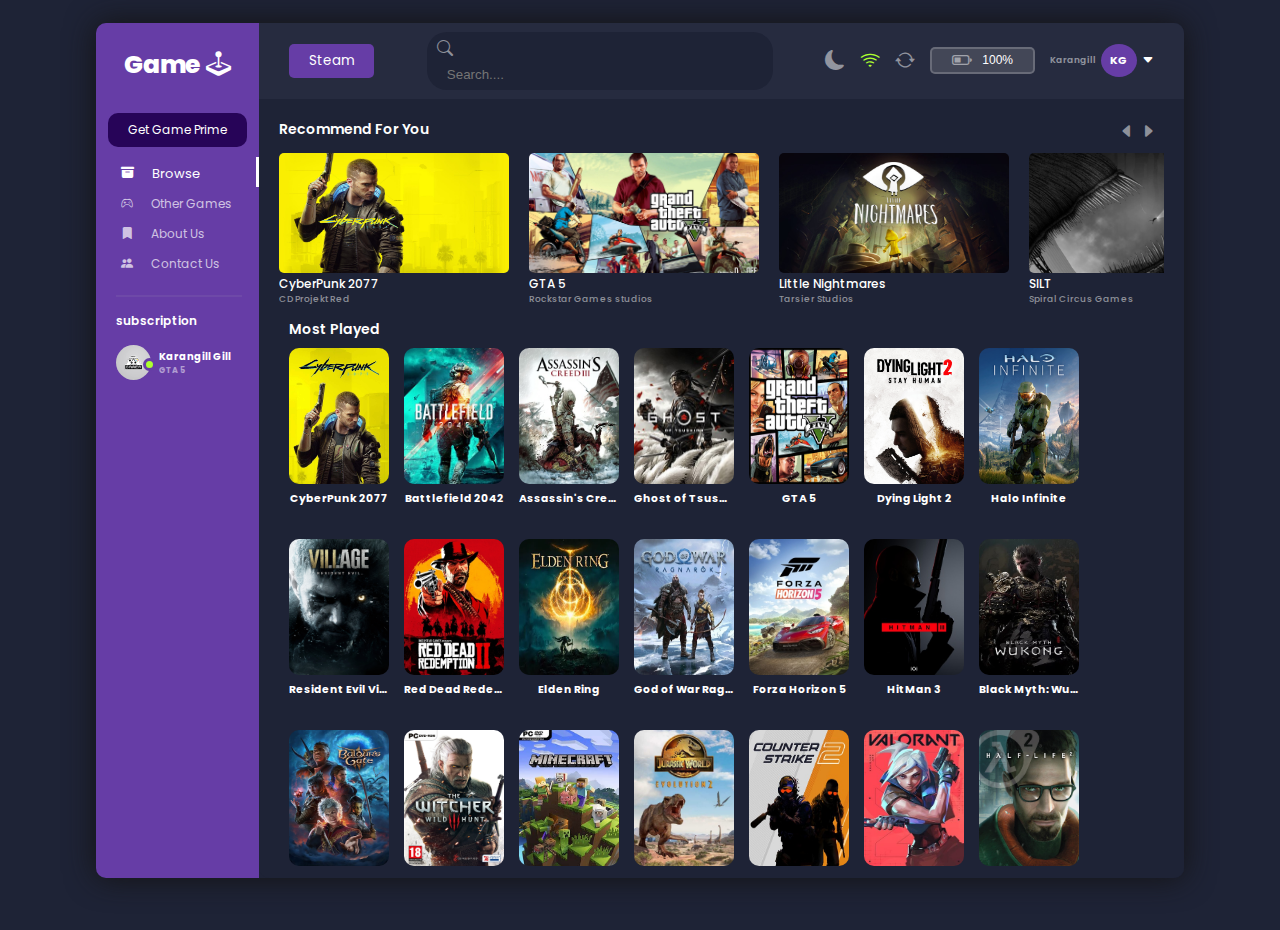
<file: index.html>
<!DOCTYPE html>
<html lang="en">

<head>
    <meta charset="UTF-8">
    <link rel="stylesheet" href="main.css">
    <link rel="stylesheet" href="https://cdn.jsdelivr.net/npm/bootstrap-icons@1.13.1/font/bootstrap-icons.min.css">
    <link rel="shortcut icon" href="./img/fav.png" type="image/x-icon">
    <meta name="viewport" content="width=device-width, initial-scale=1.0">
    <title>Game Store</title>
</head>

<body>
    <header>
        <aside>
            <h1>Game<i class="bi bi-joystick"></i></i></h1>
           <a href="./index.html" style="text-decoration: none;"><button>Get Game Prime</button></a>
            <ul>
                <li class="active_li"><a href=""><i class="bi bi-archive-fill"></i> Browse</a></li>
                <li><a href="other/index2.html"><i class="bi bi-controller"></i> Other Games</a></li>
                <li class="Store "><a href="pages/About/index.html"><i class="bi bi-bookmark-fill"></i> About Us</a>
                </li>
                <li><a href="pages/contact/index.html"><i class="bi bi-people-fill"></i> Contact Us</a></li>
            </ul>
            <!-- subscription box start -->
            <div class="subs">
                <h5>subscription</h5>
                <div class="cards">
                    <div class="card">
                        <div class="img_box">
                            <img src="./img/img.jpg" alt="">
                        </div>
                        <div class="content">
                            <h6>Karangill Gill</h6>
                            <p>GTA 5</p>
                        </div>
                    </div>

                </div>
            </div>
        </aside>
        <article>
            <nav>
                <button><a href="https://store.steampowered.com/">Steam</a></button>
                <div class="search">
                    <i class="bi bi-search"></i>
                    <input type="text" placeholder="Search....">
                </div>
                <div class="right_bx">
                    <i class="bi bi-moon-fill" id="day_night"></i>
                    <i class="bi bi-brightness-high-fill" id="day_night2"></i>
                    <i class="bi bi-wifi" id="wifi"></i>
                    <i class="bi bi-arrow-repeat" id="refresh"></i>
                    <button id="active_battery"><i class="bi bi-battery-half" id="battery_icon"></i><span
                            id="battery_level">84%</span></button>
                    <div class="user_data">
                        <h6>Karangill</h6>
                        <h5>KG</h5>
                        <i class="bi bi-caret-down-fill"></i>
                        <div class="card">
                            <img src="img/img.jpg" alt="">
                            <h6>Karangill</h6>
                            <p>GTA 5</p>
                           <a href="https://fitgirl-repacks.site/grand-theft-auto-v/"><button>Install Now</button></a>
                            <img class="card_gta_img" src="img/game folder/card/card2.jpg" alt="">
                        </div>
                    </div>
                </div>
            </nav>
            <!-- Game Box Start -->
            <div class="game1">
                <div class="btns">
                    <i class="bi bi-caret-left-fill" id="game_bx_left_1_btn"></i>
                    <i class="bi bi-caret-right-fill" id="game_bx_right_1_btn"></i>
                </div>
                <h3>Recommend For You</h3>
                <div class="game_bx" id="game_bx_1">
                    <!-- Card Start -->
                    <div class="card">
                        <a href="https://fitgirl-repacks.site/cyberpunk-2077/"> <img
                                src="img/game folder/card/card1.png" alt=""></a>
                        <div class="content">
                            <div class="left">
                                <h5>CyberPunk 2077</h5>
                                <p>CD Projekt Red</p>
                            </div>
                           
                        </div>
                    </div>
                    <div class="card">
                        <a href="https://fitgirl-repacks.site/grand-theft-auto-v/"> <img
                                src="img/game folder/card/card2.jpg" alt=""></a>
                        <div class="content">
                            <div class="left">
                                <h5>GTA 5</h5>
                                <p>Rockstar Games studios </p>
                            </div>
                            
                        </div>
                    </div>
                    <div class="card">
                        <a href="https://steamunlocked.org/little-nightmares-free-download/"> <img
                                src="img/game folder/card/card3.jpg" alt=""></a>
                        <div class="content">
                            <div class="left">
                                <h5>Little Nightmares</h5>
                                <p>Tarsier Studios</p>
                            </div>
                           
                        </div>
                    </div>
                    <div class="card">
                        <a href="https://steamunlocked.org/silt-free-download/"><img
                                src="img/game folder/card/card4.webp" alt=""></a>
                        <div class="content">
                            <div class="left">
                                <h5>SILT</h5>
                                <p>Spiral Circus Games</p>
                            </div>
                            
                        </div>
                    </div>
                    <div class="card">
                        <a href="https://steamunlocked.org/the-room-three-free-download/"><img
                                src="img/game folder/card/card5.jpg" alt=""></a>
                        <div class="content">
                            <div class="left">
                                <h5>The Room Three</h5>
                                <p>Fireproof Games</p>
                            </div>
                           
                        </div>
                    </div>
                    <div class="card">
                        <a href="https://steamunlocked.org/call-of-duty-modern-warfare-3-free-download/"><img
                                src="img/game folder/card/card6.jpg" alt=""></a>
                        <div class="content">
                            <div class="left">
                                <h5> Call of Duty: Modern Warfare 3</h5>
                                <p>Infinity Ward and Sledgehammer Games </p>
                            </div>
                           
                        </div>
                    </div>
                    <div class="card">
                        <a href="https://steamunlocked.org/mafia-2-digital-deluxe-edition-free-download/"><img
                                src="img/game folder/card/card7.jpg" alt=""></a>
                        <div class="content">
                            <div class="left">
                                <h5>Mafia 2 </h5>
                                <p>2K Czech</p>
                            </div>
                            
                        </div>
                    </div>

                    <!-- Card End -->
                </div>
            </div>
            <!-- Game Box End -->
            <!-- Game Box 2 Start -->
            <div class="game2">
                <h3>Most Played</h3>
                <div class="game_bx">
                    <!-- Card2 Start -->
                    <div class="card">
                        <a href="https://fitgirl-repacks.site/cyberpunk-2077/"><img src="img/game folder/1.webp"
                                alt=""></a>
                        <div class="content">
                            <h6>CyberPunk 2077</h6>
                        </div>
                    </div>
                    <div class="card">
                        <a href="https://fitgirl-repacks.website/tag/battlefield-2042-fitgirl-repacks-1/"> <img
                                src="img/game folder/2.jpg" alt=""> </a>
                        <div class="content">
                            <h6>Battlefield 2042</h6>
                        </div>
                    </div>
                    <div class="card">
                        <a href="https://steamunlocked.org/assassins-creed-3-free-download/"> <img
                                src="img/game folder/3.jpg" alt=""></a>
                        <div class="content">
                            <h6>Assassin's Creed Valhalla</h6>
                        </div>
                    </div>
                    <div class="card">
                        <a href="https://fitgirl-repacks.website/ghost-of-tsushima-fitgirl-repacks/"> <img
                                src="img/game folder/4.jpg" alt=""></a>
                        <div class="content">
                            <h6>Ghost of Tsushima</h6>
                        </div>
                    </div>
                    <div class="card">
                        <a href="https://fitgirl-repacks.site/grand-theft-auto-v/"><img src="img/game folder/5.png"
                                alt=""></a>
                        <div class="content">
                            <h6>GTA 5</h6>
                        </div>
                    </div>
                    <div class="card">
                        <a href="https://steamunlocked.org/dying-light-2-stay-human-reloaded-edition-free-download/"><img
                                src="img/game folder/6.jpg" alt=""></a>
                        <div class="content">
                            <h6>Dying Light 2</h6>
                        </div>
                    </div>
                    <div class="card">
                        <a href="https://steamunlocked.org/halo-infinite-free-download/"><img
                                src="img/game folder/7.png" alt=""></a>
                        <div class="content">
                            <h6>Halo Infinite</h6>
                        </div>
                    </div>
                    <div class="card">
                        <a href="https://steamunlocked.org/resident-evil-village-free-download/"><img
                                src="img/game folder/8.png" alt=""></a>
                        <div class="content">
                            <h6>Resident Evil Village</h6>
                        </div>
                    </div>
                    <div class="card">
                        <a href="https://steamunlocked.org/red-dead-redemption-2-free-download/"><img
                                src="img/game folder/9.jpg" alt=""></a>
                        <div class="content">
                            <h6>Red Dead Redemption 2</h6>
                        </div>
                    </div>
                    <div class="card">
                        <a href="https://steamunlocked.org/elden-ring-free-download/"><img src="img/game folder/10.webp"
                                alt=""></a>
                        <div class="content">
                            <h6>Elden Ring</h6>
                        </div>
                    </div>
                    <div class="card">
                        <a href="https://steamunlocked.org/god-of-war-ragnarok-digital-deluxe-edition-free-download/"><img
                                src="img/game folder/11.jpg" alt=""></a>
                        <div class="content">
                            <h6>God of War Ragnarök</h6>
                        </div>
                    </div>
                    <div class="card">
                        <a href="https://steamunlocked.org/forza-horizon-5-free-download/"><img
                                src="img/game folder/12.jpg" alt=""></a>
                        <div class="content">
                            <h6>Forza Horizon 5</h6>
                        </div>
                    </div>
                    <div class="card">
                        <a href="https://steamunlocked.org/hitman-world-of-assassination-free-download/"><img
                                src="img/game folder/13.jpg" alt=""></a>
                        <div class="content">
                            <h6>HitMan 3</h6>
                        </div>
                    </div>
                    <div class="card">
                        <a href="https://fitgirl-repacks.website/black-myth-wukong-fitgirl-repacks/"><img
                                src="img/game folder/14.jpg" alt=""></a>
                        <div class="content">
                            <h6>Black Myth: Wukong</h6>
                        </div>
                    </div>
                    <div class="card">
                        <a href="https://steamunlocked.org/baldurs-gate-3-free-download/"><img
                                src="img/game folder/15.jpg" alt=""></a>
                        <div class="content">
                            <h6>Baldur's Gate 3</h6>
                        </div>
                    </div>
                    <div class="card">
                        <a href="https://fitgirl-repacks.site/the-witcher-3-wild-hunt-complete-edition/"><img
                                src="img/game folder/16.jpg" alt=""></a>
                        <div class="content">
                            <h6>The Witcher 3: Wild Hunt</h6>
                        </div>
                    </div>
                    <div class="card">
                        <a href="https://steamunlocked.org/minecraft-free-download/"><img src="img/game folder/17.jpg"
                                alt=""></a>
                        <div class="content">
                            <h6>Minecraft</h6>
                        </div>
                    </div>
                    <div class="card">
                        <a href="https://steamunlocked.org/jurassic-world-evolution-2-free-download/"><img
                                src="img/game folder/18.jpg" alt=""></a>
                        <div class="content">
                            <h6>Jurassic World Evolution 2</h6>
                        </div>
                    </div>
                    <div class="card">
                        <a href="https://store.steampowered.com/app/730/CounterStrike_2/"><img
                                src="img/game folder/19.jpg" alt=""></a>
                        <div class="content">
                            <h6>Counter Strike 2</h6>
                        </div>
                    </div>
                    <div class="card">
                        <a
                            href="https://playvalorant.com/en-us/?gclsrc=aw.ds&gad_source=1&gad_campaignid=18636017749&gbraid=0AAAAADidvFytLxiSettdpuWPcoT1jqZPO&gclid=Cj0KCQjw18bEBhCBARIsAKuAFEbPfCrQW8JZUUe3ZcH1VFHkI2kUgFgvErN2QgHT8aM3UNA6a43BeUEaAu6mEALw_wcB"><img
                                src="img/game folder/20.jpg" alt=""></a>
                        <div class="content">
                            <h6>Valorant</h6>
                        </div>
                    </div>
                    <div class="card">
                        <a href="https://fitgirl-repacks.site/half-life-2-20th-anniversary-edition/"><img
                                src="img/game folder/21.jpg" alt=""></a>
                        <div class="content">
                            <h6>Half-Life 2</h6>
                        </div>
                    </div>
                    <div class="card">
                        <a href="https://steamunlocked.org/the-last-of-us-part-ii-remastered-free-download/"><img
                                src="img/game folder/22.jpg" alt=""></a>
                        <div class="content">
                            <h6>The Last Of Us</h6>
                        </div>
                    </div>
                    <div class="card">
                        <a href="https://steamunlocked.org/silt-free-download/"><img src="img/game folder/23.png"
                                alt=""></a>
                        <div class="content">
                            <h6>SILT</h6>
                        </div>
                    </div>
                    <div class="card">
                        <a href="https://steamunlocked.org/the-room-free-download/"><img src="img/game folder/24.png"
                                alt=""></a>
                        <div class="content">
                            <h6>The Room</h6>
                        </div>
                    </div>
                    <div class="card">
                        <a href="https://steamunlocked.org/call-of-duty-modern-warfare-3-free-download/"><img
                                src="img/game folder/25.png" alt=""></a>
                        <div class="content">
                            <h6>Call of Duty: Modern Warfare 3</h6>
                        </div>
                    </div>
                    <div class="card">
                        <a href="https://oldgamesdownload.com/need-for-speed-most-wanted-2005-xcg/"><img
                                src="img/game folder/26.jpg" alt=""></a>
                        <div class="content">
                            <h6>Need For Speed:Most Wanted</h6>
                        </div>
                    </div>
                    <div class="card">
                        <a href="https://steamunlocked.org/call-of-duty-black-ops-ii-free-download/"><img
                                src="img/game folder/27.png" alt=""></a>
                        <div class="content">
                            <h6>Call-Of-Duty-Black-Ops 2</h6>
                        </div>
                    </div>
                    <div class="card">
                        <a href="https://fitgirl-repacks.site/marvels-spider-man-2/"><img src="img/game folder/28.jpg"
                                alt=""></a>
                        <div class="content">
                            <h6>Spider-Man 2</h6>
                        </div>
                    </div>
                    <div class="card">
                        <a href="https://fitgirl-repacks.site/wwe-2k25/"><img src="img/game folder/29.jpg" alt=""></a>
                        <div class="content">
                            <h6>WWE 2K23</h6>
                        </div>
                    </div>
                    <div class="card">
                        <a href="https://fitgirl-repacks.site/grand-theft-auto-iv-complete-edition/"><img
                                src="img/game folder/30.jpg" alt=""></a>
                        <div class="content">
                            <h6>GTA 4</h6>
                        </div>
                    </div>
                    <div class="card">
                        <a href="https://oceanofgames.com/gta-san-andreas-download-free-9325369/"><img
                                src="img/game folder/31.jpg" alt=""></a>
                        <div class="content">
                            <h6>Grand Theft Auto: San Andreas </h6>
                        </div>
                    </div>
                    <div class="card">
                        <a href="https://fitgirl-repacks.site/assassins-creed-syndicate-gold-edition/"><img
                                src="img/game folder/32.jpg" alt=""></a>
                        <div class="content">
                            <h6>Assassin's Creed Sydicate</h6>
                        </div>
                    </div>
                    <div class="card">
                        <a href="https://steamunlocked.org/clair-obscur-expedition-33-free-download/"><img
                                src="img/game folder/33.png" alt=""></a>
                        <div class="content">
                            <h6>Expedition 33</h6>
                        </div>
                    </div>
                    <div class="card">
                        <a href="https://steamunlocked.org/rise-of-the-ronin-free-download/"><img
                                src="img/game folder/34.jpg" alt=""></a>
                        <div class="content">
                            <h6>Rise of the Rōnin </h6>
                        </div>
                    </div>
                    <div class="card">
                        <a href="https://fitgirl-repacks.site/dune-imperium/"><img src="img/game folder/35.jpg"
                                alt=""></a>
                        <div class="content">
                            <h6>Dune imperium rise of ix </h6>
                        </div>
                    </div>
                    <div class="card">
                        <a href="https://steamunlocked.org/resident-evil-7-biohazard-free-download/"><img
                                src="img/game folder/36.jpg" alt=""></a>
                        <div class="content">
                            <h6>Resident Evil 7: Biohazard </h6>
                        </div>
                    </div>
                    <div class="card">
                        <a href="https://steamunlocked.org/until-dawn-free-download/"><img src="img/game folder/37.jpg"
                                alt=""></a>
                        <div class="content">
                            <h6>Until Dawn </h6>
                        </div>
                    </div>
                    <div class="card">
                        <a href="https://steamunlocked.org/mafia-2-digital-deluxe-edition-free-download/"><img
                                src="img/game folder/38.jpg" alt=""></a>
                        <div class="content">
                            <h6>Mafia 2 </h6>
                        </div>
                    </div>
                    <div class="card">
                        <a href="https://steamunlocked.org/sons-of-the-forest-free-download/"><img
                                src="img/game folder/39.jpg" alt=""></a>
                        <div class="content">
                            <h6>Son Of The Forest </h6>
                        </div>
                    </div>
                    <div class="card">
                        <a href="https://steamunlocked.org/r-e-p-o-free-download/"><img src="img/game folder/40.jpg"
                                alt=""></a>
                        <div class="content">
                            <h6>R.E.P.O </h6>
                        </div>
                    </div>
                    <div class="card">
                        <a href="https://steamunlocked.org/car-dealer-simulator-free-download/"><img
                                src="img/game folder/41.jpg" alt=""></a>
                        <div class="content">
                            <h6>Car Dealer Simulator </h6>
                        </div>
                    </div>
                    <div class="card">
                        <a href="https://steamunlocked.org/the-room-three-free-download/"><img
                                src="img/game folder/42.png" alt=""></a>
                        <div class="content">
                            <h6>The Room Three </h6>
                        </div>
                    </div>
                    <div class="card">
                        <a href="https://steamunlocked.org/silent-hill-2-digital-deluxe-2024-free-download/"><img
                                src="img/game folder/43.jpg" alt=""></a>
                        <div class="content">
                            <h6>Silent Hill 2 </h6>
                        </div>
                    </div>
                    <div class="card">
                        <a href="https://gogunlocked.com/inside-free-download/"><img src="img/game folder/44.webp"
                                alt=""></a>
                        <div class="content">
                            <h6> INSIDE</h6>
                        </div>
                    </div>
                    <div class="card">
                        <a href="https://steamunlocked.org/limbo-free-download/"><img src="img/game folder/45.jpg"
                                alt=""></a>
                        <div class="content">
                            <h6>LIMBO </h6>
                        </div>
                    </div>
                    <div class="card">
                        <a href="https://steamunlocked.org/alien-isolation-free-download/"><img
                                src="img/game folder/46.jpg" alt=""></a>
                        <div class="content">
                            <h6>Alien: Isolation </h6>
                        </div>
                    </div>
                    <div class="card">
                        <a href="https://steamunlocked.org/among-us-free-download/"><img src="img/game folder/47.jpg"
                                alt=""></a>
                        <div class="content">
                            <h6>Among Us </h6>
                        </div>
                    </div>
                    <div class="card">
                        <a href="https://steamunlocked.org/little-nightmares-free-download/"><img
                                src="img/game folder/48.jpg" alt=""></a>
                        <div class="content">
                            <h6> Little Nightmares</h6>
                        </div>
                    </div>

                    <!-- Card2 End -->
                </div>
            </div>
            <!-- Game Box 2 End -->
        </article>
    </header>
    <script src="main.js"></script>
</body>

</html>
</file>
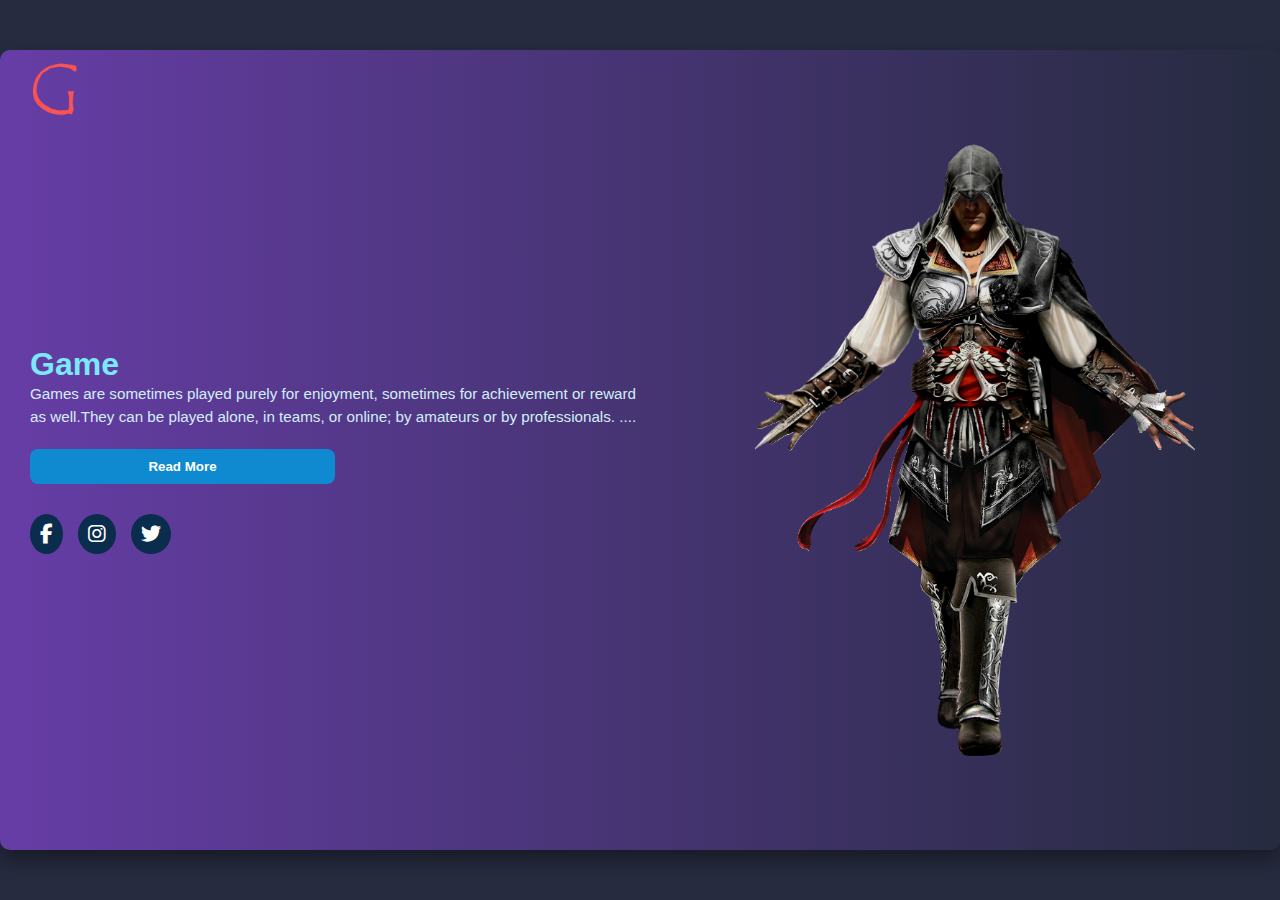
<file: pages/About/index.html>
<!DOCTYPE html>
<html lang="en">

<head>
    <meta charset="UTF-8">
    <link rel="shortcut icon" href="img/fav.png" type="image/x-icon">
    <meta name="viewport" content="width=device-width, initial-scale=1">
    <title>About Us</title>
    <link rel="stylesheet" href="https://cdnjs.cloudflare.com/ajax/libs/font-awesome/6.4.0/css/all.min.css">
    <style>
        * {
            margin: 0;
            padding: 0;
            box-sizing: border-box;
        }

        body {
            background-color: #262b3f;
            font-family: 'Segoe UI', Tahoma, Geneva, Verdana, sans-serif;
            display: flex;
            justify-content: center;
            align-items: center;
            min-height: 100vh;
        }

        .container {
            display: flex;
            max-width: 100rem;
            background: linear-gradient(90deg, #663da6, #262b3f);
            color: #fff;
            border-radius: 10px;
            box-shadow: 0 10px 20px rgba(0, 0, 0, 0.4);
            overflow: hidden;
            height: 50rem;
        }

        .left {
            padding: 30px;
            flex: 1;
            display: flex;
            flex-direction: column;
            justify-content: center;
        }

        .left img {
            width: 50px;
            margin-top: -15rem;
            margin-bottom: 30rem;
            position: fixed;
        }

        .left h1 {
            font-size: 2rem;
            color: #7be9fc;
            /* margin-bottom: 10px; */
        }

        .left p {
            font-size: 0.95em;
            line-height: 1.5;
            color: #d2eef7;
            margin-bottom: 20px;
        }
        .left p #more{
            display: none;
        }

        .left button {
            background-color: #0f8ad0;
            color: white;
            padding: 10px 25px;
            border: none;
            border-radius: 8px;
            font-weight: bold;
            cursor: pointer;
            transition: background 0.3s ease;
            width: 50%;
        }

        .left button:hover {
            background-color: #0a6fa9;
        }

        .social {
            display: flex;
            margin-top: 30px;
            gap: 15px;
        }

        .social i {
            font-size: 20px;
            background-color: #0a2c4d;
            padding: 10px;
            border-radius: 50%;
            color: white;
            transition: transform 0.3s ease;
        }

        .social i:hover {
            transform: scale(1.1);
        }

        .right {
            flex: 1;
            display: flex;
            justify-content: center;
            align-items: center;
            position: relative;
            overflow: hidden;
        }

        .right img.dragon {
            width: 100%;
            max-width: 400px;
            transform: scale(1.1);
             animation: updown 4s ease infinite alternate;
        }
        @keyframes updown {
            0%{
                transform: translateY(0);
            }
            100%{
                transform: translateY(50px);
            }
        }

        @media (max-width: 768px) {
            .container {
                flex-direction: column;
                text-align: center;
            }
          .left img{
            display: none;
          }
            .left,
            .right {
                margin-top: 50%;
                align-items: center;
                padding: 20px;
            }
            .right img{
                display: none;
            }

            .social {
                justify-content: center;
            }
        }
    </style>
</head>

<body>

    <div class="container">
        <div class="left">
            <img src="img/fav.png" alt="" class="logo">
            <h1>Game</h1>
            <p>
                Games are sometimes played purely for enjoyment, sometimes for achievement or reward as well.They can
                be played alone, in teams, or online; by amateurs or by professionals. <span id="dots">....</span> <span id="more"> The players may have an audience
                of non-players, such as when people are entertained by watching a chess championship. On the other hand,
                players in a game may constitute their own audience as they take their turn to play. Often, part of the
                entertainment for children playing a game is deciding who is part of their audience and who participates
                as a player. A toy and a game are not the same. Toys generally allow for unrestricted play, whereas
                games present rules for the player to follow. Similarly, a puzzle is not exactly a game.</span>
            </p>
            <button id="myBtn" onclick="myFunction()">Read More</button>
            <div class="social">
                <i class="fab fa-facebook-f"></i>
                <i class="fab fa-instagram"></i>
                <i class="fab fa-twitter"></i>
            </div>
        </div>
        <div class="right">
            <img src="img/assassins-creed-png-27521.png" alt="" class="dragon">
        </div>
    </div>
    <script>
function myFunction() {
  var dots = document.getElementById("dots");
  var moreText = document.getElementById("more");
  var btnText = document.getElementById("myBtn");

  if (dots.style.display === "none") {
    dots.style.display = "inline";
    btnText.innerHTML = "Read more"; 
    moreText.style.display = "none";
  } else {
    dots.style.display = "none";
    btnText.innerHTML = "Read less"; 
    moreText.style.display = "inline";
  }
}
    </script>
</body>

</html>
</file>
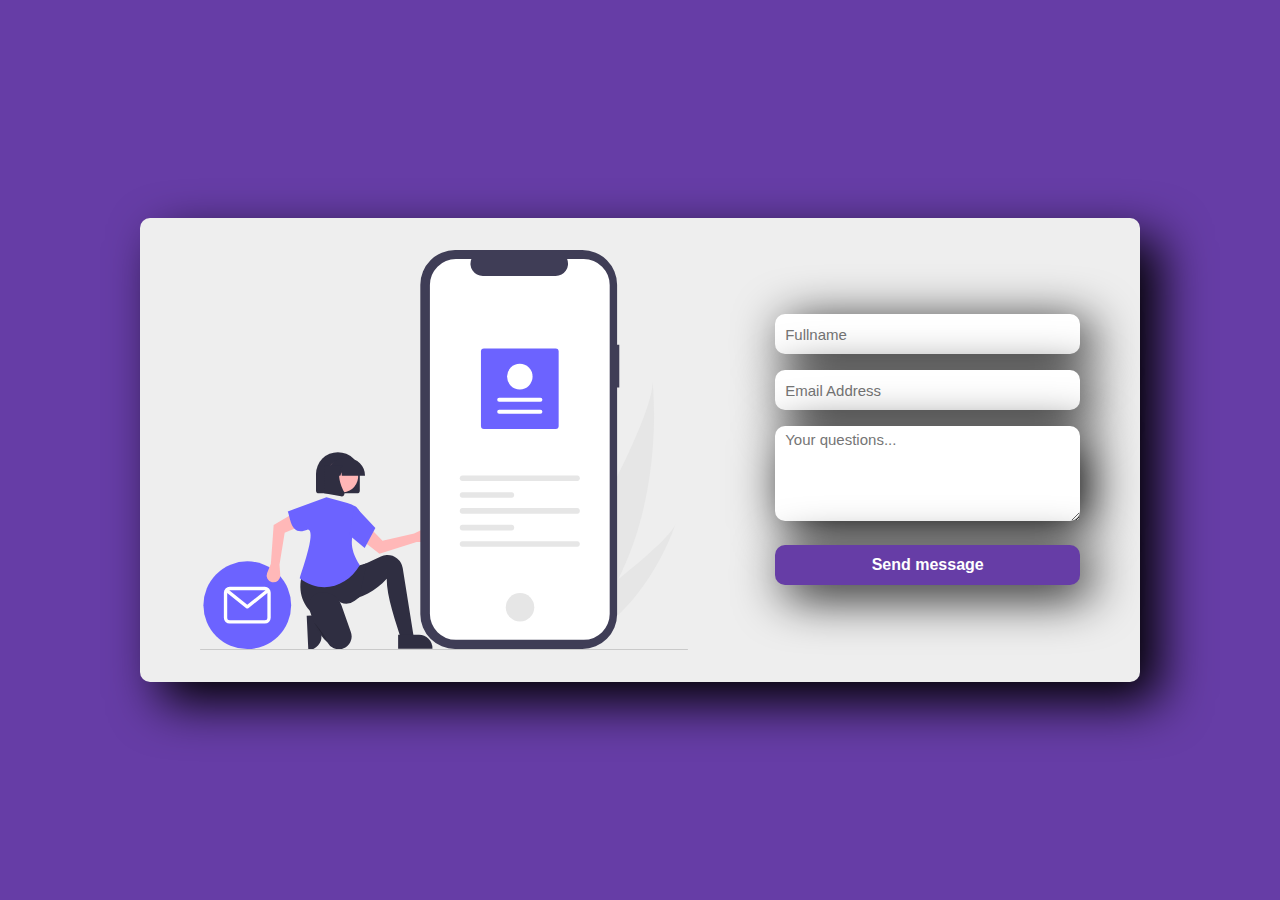
<file: pages/contact/index.html>
<!DOCTYPE html>
<html lang="en">

<head>
    <meta charset="UTF-8">
    <link rel="shortcut icon" href="icon/fav.png" type="image/x-icon">
    <meta http-equiv="X-UA-Compatible" content="IE=edge">
    <meta name="viewport" content="width=device-width, initial-scale=1.0">
    <link rel="stylesheet" href="style.css">
    <title>Contact us</title>
</head>

<body>
    <div class="contact">
        <img src="svg/contact.svg" alt="Contact">
        <form action="https://api.web3forms.com/submit" method="POST">
            <input type="hidden" name="access_key" value="327b0da2-3e2a-475d-a292-c1d8c4932edc">
            <input type="text" name="name" placeholder="Fullname">
            <input type="email" name="email" placeholder="Email Address">
            <textarea name="message" placeholder="Your questions..." cols="30" rows="5"></textarea>
            <button type="submit">Send message</button>
        </form>
    </div>
</body>

</html>
</file>
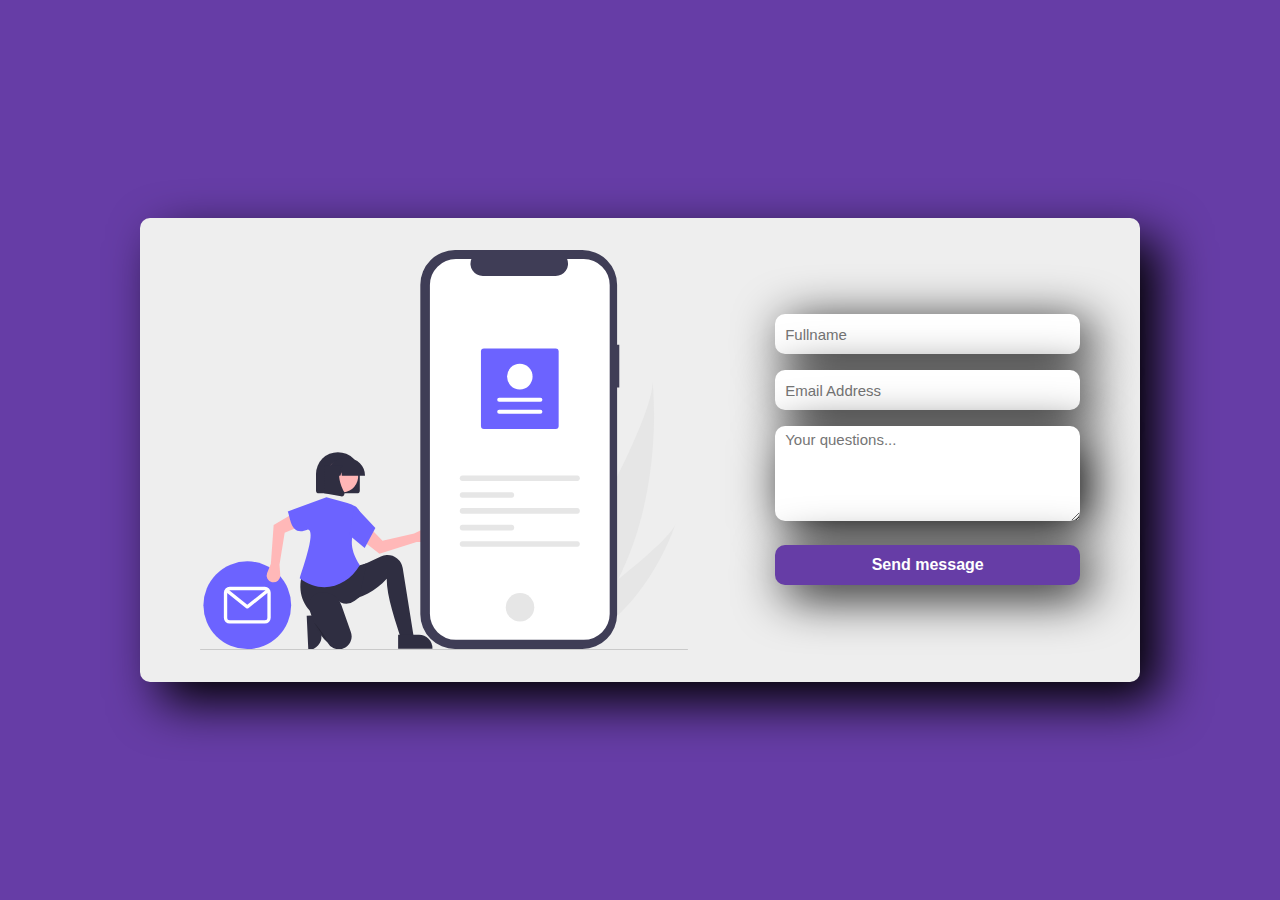
<file: other/pages/contact/index.html>
<!DOCTYPE html>
<html lang="en">

<head>
    <meta charset="UTF-8">
    <meta http-equiv="X-UA-Compatible" content="IE=edge">
    <link rel="shortcut icon" href="icon/fav.png" type="image/x-icon">
    <meta name="viewport" content="width=device-width, initial-scale=1.0">
    <link rel="stylesheet" href="style.css">
    <title>Contact us</title>
</head>

<body>
    <div class="contact">
        <img src="svg/contact.svg" alt="Contact">
        <form action="">
            <input type="text" name="name" placeholder="Fullname">
            <input type="email" name="email" placeholder="Email Address">
            <textarea name="message" placeholder="Your questions..." cols="30" rows="5"></textarea>
            <button type="submit">Send message</button>
        </form>
    </div>
</body>

</html>
</file>
<file: main.css>
@import url('https://fonts.googleapis.com/css2?family=Poppins:ital,wght@0,100;0,200;0,300;0,400;0,500;0,600;0,700;0,800;0,900;1,100;1,200;1,300;1,400;1,500;1,600;1,700;1,800;1,900&display=swap');

* {
    margin: 0;
    padding: 0;
    box-sizing: border-box;
}

:root {
    --color-1: #262b3f;
    --color-2: #fff;
    --color-3: rgb(30, 35, 54);
    --color-4: rgb(255, 255, 255, .5);
    --color-5: greenyellow;

}

body {
    width: 100%;
    height: 100vh;
    background: rgb(30, 35, 54);
    font-family: 'Poppins', sans-serif;
    display: flex;
    align-items: center;
    justify-content: center;
}

header {
    width: 85%;
    height: 95%;
    box-shadow: 0px 0px 30px rgb(20, 19, 19);
    border-radius: 10px;
    display: flex;
}

header aside,
article {
    width: 85%;
    height: 100%;
    /* border: 1px solid #fff; */
    border-radius: 10px;
    background: var(--color-3);
}

header aside {
    width: 15%;
    border-radius: 10px 0px 0px 10px;
    background: #663da6;
}

header aside h1 {
    width: 100%;
    height: 10%;
    /* border: 1px solid #fff; */
    display: flex;
    align-items: center;
    justify-content: center;
    color: #fff;
    font-size: 25px;
    font-weight: 800;
}

header aside i {
    margin-left: 5px;
}

header aside button {
    display: block;
    padding: 8px 20px;
    margin: auto;
    border: none;
    outline: none;
    cursor: pointer;
    border-radius: 10px;
    font-family: 'Poppins', sans-serif;
    font-size: 12px;
    background: #270458;
    color: #fff;
    margin-top: 5px;
    transition: .3s linear;
}

header aside button:hover {
    background: rgb(30, 35, 54);
}

header aside ul {
    position: relative;
    margin-top: 10px;
    list-style: none;
    margin-left: 12%;
    padding-bottom: 20px;
}

header aside ul::before {
    content: '';
    position: absolute;
    width: 88%;
    height: 2px;
    background: rgb(184, 184, 184, .1);
    bottom: 0;
}


header aside ul li {
    padding: 2.5px 0px;
}

header aside ul li a {
    text-decoration: none;
    color: rgb(255, 255, 255, .7);
    font-size: 12px;
    font-weight: 400;
    transition: .3s linear;
}

header aside ul li a:hover {
    color: #fff;
}

header aside ul li a i {
    margin-right: 15px;
}

header aside ul .active_li {
    border-right: 3px solid #fff;
}

header aside ul .active_li a {
    color: #fff;
    font-size: 13px;
}

.subs {
    width: 99%;
    height: auto;
    /* border: 1px solid #fff; */
    margin-top: 15px;
    margin-left: 12%;
}

.subs h5 {
    color: #fff;
    font-size: 12px;
    font-weight: 600;
}

.subs .cards {
    width: 88%;
    height: 585px;
    /* border: 1px solid #fff; */
    overflow-x: auto;
    margin-top: 15px;
}

.subs .cards::-webkit-scrollbar {
    width: 5px;
    background: rgb(184, 184, 184, .2);
    border-radius: 20px;
    visibility: hidden;
    transition: .3s linear;
}

.subs .cards::-webkit-scrollbar-thumb {
    background: rgb(184, 184, 184, .7);
    border-radius: 20px;
    visibility: hidden;
    transition: .3s linear;
}

.subs .cards:hover::-webkit-scrollbar-thumb {
    visibility: hidden;
}

.subs .cards:hover::-webkit-scrollbar {
    visibility: hidden;
}

.subs .cards .card {
    margin-bottom: 10px;
    /* border: 1px solid #fff; */
    display: flex;
    align-items: center;
}

.subs .cards .card .img_box {
    width: 35px;
    height: 35px;
    border-radius: 50%;
    position: relative;
}

.subs .cards .card .img_box::before {
    content: '';
    position: absolute;
    width: 7px;
    height: 7px;
    background: greenyellow;
    border-radius: 50%;
    border: 3px solid #663da6;
    top: 13px;
    right: -5px;
}

.subs .cards .card .img_box img {
    width: 35px;
    height: 35px;
    border-radius: 50%;
}

.subs .cards .card .content {
    margin-left: 8px;
}


.subs .cards .card .content h6 {
    width: 100px;
    color: #fff;
    font-size: 10px;
    text-overflow: ellipsis;
    white-space: nowrap;
    overflow: hidden;
}



.subs .cards .card .content p {
    width: 100px;
    color: rgb(255, 255, 255, .5);
    font-size: 8px;
    font-weight: 700;
    text-overflow: ellipsis;
    white-space: nowrap;
    overflow: hidden;
}


header article nav {
    width: 100%;
    height: 9%;
    /* border: 1px solid #fff; */
    border-radius: 0px 10px 0px 0px;
    padding: 0px 30px;
    display: flex;
    align-items: center;
    justify-content: space-between;
    background: var(--color-1);
}

header article nav button {
    padding: 7px 20px;
    border-radius: 5px;
    border: none;
    outline: none;
    background: #663da6;

}

header article nav button a {
    color: #fff;
    text-decoration: none;
    font-family: 'Poppins', sans-serif;
    font-weight: 400;
}

header article nav .search {
    width: 40%;
    background: var(--color-3);
    padding: 4px 10px;
    transition: .5s linear;
    border-radius: 20px;
}

header article nav .search input {
    width: 95%;
    background: none;
    border: none;
    outline: none;
    padding: 0px 10px;
    color: var(--color-2);
    transition: .5 linear;
}

header article nav .search i {
    color: var(--color-4);
    font: 13px;
    transition: .5s linear;
}

header article nav .right_bx {
    width: 38%;
    /* border: 1px solid #fff; */
    display: flex;
    align-items: center;
    justify-content: space-between;
}

header article nav .right_bx i {
    color: var(--color-4);
    font-size: 20px;
    cursor: pointer;
    transition: .3s linear;
}

header article nav .right_bx i:hover {
    color: rgb(255, 255, 255);
}

header article nav .right_bx button {
    padding: 0px 20px;
    background: rgb(184, 184, 184, .2);
    border: 2px solid rgb(255, 255, 255, .2);
    display: flex;
    align-items: center;
    justify-content: center;
    font-size: 12px;
    color: #fff;
    transition: .5s linear;
}
header article nav .right_bx a {
    text-decoration: none;
}

header article nav .right_bx button span {
    margin: -2px 0px 0px 10px;
}

header article nav .right_bx .active_battery {
    background: #663da6;
    box-shadow: 0px 0px 20px #663da6;
}

header article nav .right_bx .user_data {
    position: relative;
    display: flex;
    align-items: center;
    cursor: pointer;
    transition: .5s linear;
}

header article nav .right_bx .user_data h6 {
    width: 70%;
    color: var(--color-4);
    font-weight: 600;
    font-size: 9px;
    text-overflow: ellipsis;
    white-space: nowrap;
    overflow: hidden;
    transition: .5s linear
}

header article nav .right_bx .user_data h5 {
    color: #fff;
    background: #663da6;
    border-radius: 50%;
    padding: 8px 9px;
    font-size: 11px;
    margin: 0px 5px;
    transition: .5s linear;
}

header article nav .right_bx .user_data i {
    color: var(--color-2);
    font-size: 12px;
    transition: .7s linear;
}

header article nav .right_bx .user_data:hover i {
    transform: rotate(180deg);
}

header article nav .right_bx .user_data .card {
    position: absolute;
    width: 130px;
    height: 0px;
    /* border: 1px solid #fff; */
    top: 50px;
    z-index: 9999;
    display: flex;
    align-items: center;
    flex-direction: column;
    right: -19px;
    overflow: hidden;
    opacity: 0;
    transition: .3s linear;
}

header article nav .right_bx .user_data:hover .card {
    height: 200px;
    opacity: 1;
    overflow: unset;
}

header article nav .right_bx .user_data .card::before {
    content: '';
    position: absolute;
    width: 100%;
    height: 100%;
    background: rgb(107, 107, 107);
    border-radius: 10px;
    z-index: -1;
}

header article nav .right_bx .user_data .card::after {
    content: '';
    position: absolute;
    border-top: 15px solid rgb(184, 184, 184, .1);
    border-right: 15px solid transparent;
    border-bottom: 15px solid transparent;
    top: -10px;
    right: 20px;
    transform: rotate(45deg);
}

header article nav .right_bx .user_data .card img {
    width: 35px;
    height: 35px;
    border-radius: 50%;
    margin-top: 10px;
}

header article nav .right_bx .user_data .card h6 {
    width: unset;
    overflow: unset;
    text-align: center;
    display: block;
    margin-top: 10px;
    color: #fff;
    transition: .3s linear;
}

header article nav .right_bx .user_data .card p {
    font-size: 9px;
    color: rgb(255, 255, 255, .5);
    margin-bottom: 10px;
    transition: .3s linear;
}

header article nav .right_bx .user_data .card .card_gta_img {
    width: 110px;
    height: 60px;
    border-radius: 15px;
    margin: 15px;
}

header article .game1 {
    position: relative;
    width: 100%;
    height: 200px;
    /* border: 1px solid #fff; */
    padding: 0px 20px;
    margin-top: 20px;
}

header article .game1 h3 {
    color: var(--color-2);
    font-size: 14px;
    font-weight: 600;
    transition: .5s linear;
}

header article .game1 .game_bx {
    width: 100%;
    height: 175px;
    /* border: 1px solid #fff; */
    display: flex;
    align-items: center;
    overflow: auto;
    scroll-behavior: smooth;

}



header article .game1 .game_bx::-webkit-scrollbar {
    display: none;
}

header article .game1 .game_bx .card {
    min-width: 230px;
    height: 160px;
    /* border: 1px solid #fff; */
    border-radius: 10px;
    margin-top: 10px;
    margin-right: 20px;
}

header article .game1 .game_bx .card img {
    width: 100%;
    height: 75%;
    border-radius: 5px;
    transition: transform .2s;
}

header article .game1 .game_bx .card img:hover {
    transform: scale(1.1);
    margin-bottom: 10px;
}

header article .game1 .game_bx .card .content {
    width: 100%;
    height: 25%;
    /* border: 1px solid #fff; */
    display: flex;
    justify-content: space-between;
    color: var(--color-2);
    margin-top: -5px;
    transition: .5s linear;
}

header article .game1 .game_bx .card .content .left {
    color: var(--color-2);
    transition: .5s linear;
}

header article .game1 .game_bx .card .content .left h5 {
    font-size: 12px;
    font-weight: 500;
    width: 150px;
    overflow: hidden;
    text-overflow: ellipsis;
    white-space: nowrap;
}

header article .game1 .game_bx .card .content .left p {
    font-size: 9px;
    font-weight: 500;
    width: 150px;
    overflow: hidden;
    text-overflow: ellipsis;
    white-space: nowrap;
    color: var(--color-4);
}
header article .game1 .btns {
    position: absolute;
    right: 3%;
    top: 0;
    display: flex;
    align-items: center;
    color: var(--color-4);
    transition: .5s linear;
}

header article .game1 .btns i {
    margin-left: 5px;
    cursor: pointer;
    transition: .5s linear;
}

header article .game1 .btns i:hover {
    color: var(--color-2);
}

header article .game2 {
    position: relative;
    width: 100%;
    height: 65%;
    /* border: 1px solid #fff; */
    padding: 0px 30px;
    overflow: hidden;
}


header article .game2 h3 {
    color: var(--color-2);
    font-size: 14px;
    font-weight: 600;
    transition: .5s linear;
}

header article .game2 .game_bx {
    width: 100%;
    height: 95%;
    /* border: 1px solid #fff; */
    margin-top: 8px;
    display: flex;
    flex-wrap: wrap;
    overflow: auto;
    gap: 10px;
}

header article .game2 .game_bx::-webkit-scrollbar {
    width: 5px;
    border-radius: 20px;
    background: rgb(184, 184, 184, .2);
    visibility: hidden;
}

header article .game2 .game_bx::-webkit-scrollbar-thumb {
    border-radius: 20px;
    background: rgb(184, 184, 184, .7);
    visibility: hidden;
}

header article .game2 .game_bx:hover::-webkit-scrollbar {
    visibility: visible;
}

header article .game2 .game_bx:hover::-webkit-scrollbar-thumb {
    visibility: visible;
}

header article .game2 .game_bx .card {
    width: 100px;
    height: 170px;
    /* border: 1px solid #fff; */
    margin: 0px 5px 11px 0px;
}

header article .game2 .game_bx .card img {
    width: 100%;
    height: 80%;
    border-radius: 10px;
    transition: transform .2s;
}

header article .game2 .game_bx .card img:hover {
    transform: scale(1.1);
    margin-bottom: 5px;
}

header article .game2 .game_bx .card .content {
    width: 100%;
    height: 20%;
    overflow: hidden;
    text-align: center;
}

header article .game2 .game_bx .card .content h6 {
    width: 100%;
    color: var(--color-2);
    text-overflow: ellipsis;
    white-space: nowrap;
    overflow: hidden;
    transition: .5s linear;
}

/* header article .game2 .game_bx .card .content p{
   width: 100%;
   font-size: 9px;
   font-weight: 500;
    color: var(--color-4);
    text-overflow: ellipsis;
    white-space: nowrap;
    overflow: hidden;
    transition: .5s linear;
} */


/* Tablets and below */
@media (max-width: 1024px) {
 

    header article nav .search {
        width: 60%;
        margin-top: 8px;
        order: 3;
    }

}

/* Mobile */
@media (max-width: 768px) {


    header article nav .search {
        width: 100%;
        order: 2;
    }

    header article nav .search input {
        width: 90%;
        font-size: 14px;
    }

 
}

/* Small screens */
@media (max-width: 480px) {
    header article nav .search {
        padding: 6px 8px;
    }

    header article nav .search input {
        font-size: 12px;
    }

 
}

/* ===================================
   Tablets and Below (≤ 1024px)
=================================== */
@media (max-width: 1024px) {
    header {
        flex-direction: column;
        height: auto;
        width: 100%;
    }

    header aside {
        width: 100%;
        border-radius: 10px 10px 0 0;
    }

    header article {
        width: 100%;
    }

    header article nav {
        flex-wrap: wrap;
        padding: 0.625rem; /* 10px */
        gap: 0.625rem;
    }

    header article nav .search {
        width: 100%;
    }

    header article nav .right_bx {
        width: 100%;
        justify-content: space-around;
        flex-wrap: wrap;
    }

    /* Game cards */
    header article .game1 .game_bx .card {
        min-width: 11.25rem; /* 180px */
    }
}

/* ===================================
   Mobile Phones (≤ 768px)
=================================== */
@media (max-width: 768px) {
    body {
        align-items: flex-start;
    }

    header {
        flex-direction: column;
        box-shadow: none;
        border-radius: 0;
        height: auto;
    }

    header aside {
        order: 2;
        border-radius: 0;
    }

    header article {
        order: 1;
    }

    header article nav {
        flex-direction: column;
        align-items: flex-start;
        gap: 0.5rem;
    }

    header article nav .search {
        order: 3;
        width: 100%;
    }

    header article nav .right_bx {
        order: 2;
        justify-content: space-between;
        width: 100%;
        flex-wrap: wrap;
        gap: 0.5rem;
    }

    header article .game1 .btns {
        top: -0.3125rem; /* -5px */
        right: 0.625rem; /* 10px */
    }

    header article .game2 .game_bx {
        justify-content: center;
        gap: 0.5rem;
    }
}

/* ===================================
   Small Mobile (≤ 480px)
=================================== */
@media (max-width: 480px) {
    header article .game1 .game_bx .card {
        min-width: 8.75rem; /* 140px */
    }

    header article .game2 .game_bx .card {
        width: 45%;
    }

    header article nav button {
        padding: 0.3125rem 0.625rem; /* 5px 10px */
        font-size: 0.75rem; /* 12px */
    }

    .subs .cards {
        height: auto;
        padding: 0.5rem;
    }
}
</file>
<file: pages/contact/style.css>
*{
    margin:0;
    padding:0;
    box-sizing: border-box;
    font-family: sans-serif;
}

body{
    min-height: 100vh;
    display: grid;
    place-items:center;
    background: #41295a;  
    background: -webkit-linear-gradient(to right, #2F0743, #41295a);  
    background:  #663da6;
}

.contact{
    background: #eee;
    padding:2rem 1rem;
    display:flex;
    align-items: center;
    justify-content: space-around;
    border-radius:10px;
    width:90%;
    max-width: 1000px;
     box-shadow: 20px 20px 50px black;
}

.contact img{
    max-width:600px;
    max-height: 400px;
}

.contact form{
    display: flex;
    flex-direction: column;
}

form input, form textarea, form button{
    padding:5px 10px;
    outline: none;
    border: none;
    margin:.5rem 0;
    border-radius:10px;
    color:#41295a;
    font-size:15px;
     box-shadow: 10px 10px 50px black;
}

form input, form button{
    height:40px;
}

form button{
    background: #663da6;
    color:#fff;
    font-size:16px;
    font-weight:bolder;
    cursor: pointer;
    margin-top:1rem;
}

form button:hover{
    background: #2F0743;
}
@media screen and (max-width: 940px) {
    .contact img{
        display:none;
    }
}
</file>
<file: other/pages/contact/style.css>
*{
    margin:0;
    padding:0;
    box-sizing: border-box;
    font-family: sans-serif;
}

body{
    min-height: 100vh;
    display: grid;
    place-items:center;
    background: #41295a;  
    background: -webkit-linear-gradient(to right, #2F0743, #41295a);  
    background:  #663da6;
}

.contact{
    background: #eee;
    padding:2rem 1rem;
    display:flex;
    align-items: center;
    justify-content: space-around;
    border-radius:10px;
    width:90%;
    max-width: 1000px;
     box-shadow: 20px 20px 50px black;
}

.contact img{
    max-width:600px;
    max-height: 400px;
}

.contact form{
    display: flex;
    flex-direction: column;
}

form input, form textarea, form button{
    padding:5px 10px;
    outline: none;
    border: none;
    margin:.5rem 0;
    border-radius:10px;
    color:#41295a;
    font-size:15px;
     box-shadow: 10px 10px 50px black;
}

form input, form button{
    height:40px;
}

form button{
    background: #663da6;
    color:#fff;
    font-size:16px;
    font-weight:bolder;
    cursor: pointer;
    margin-top:1rem;
}

form button:hover{
    background: #2F0743;
}
@media screen and (max-width: 940px) {
    .contact img{
        display:none;
    }
}
</file>
